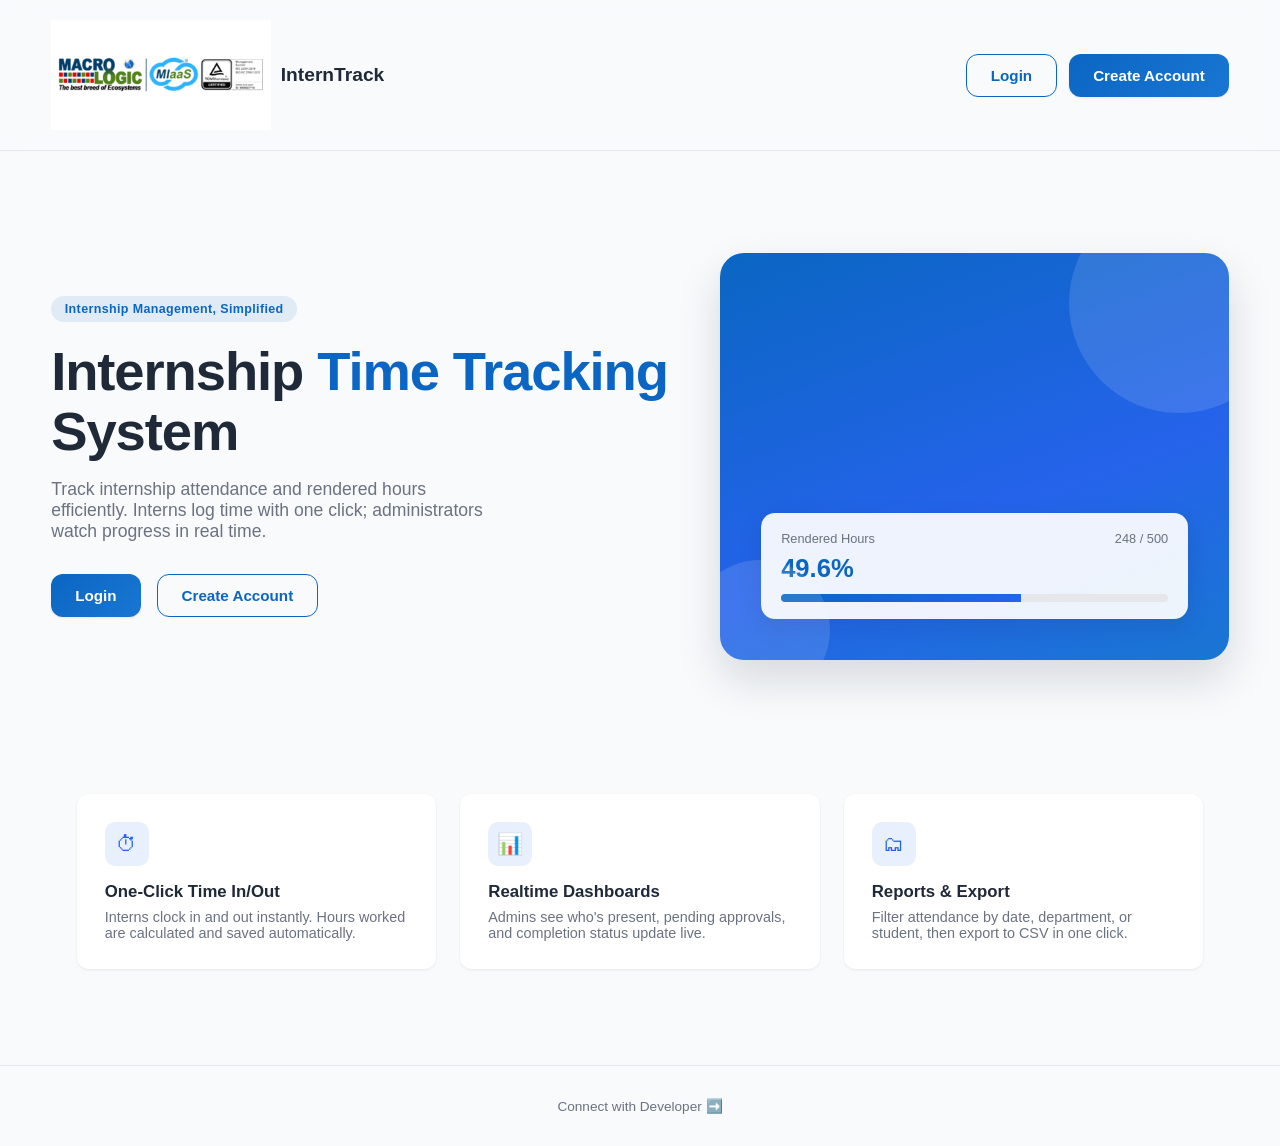
<file: index.html>
<!DOCTYPE html>
<html lang="en">
<head>
 <link rel="icon" type="image/png" href="macro.png"> 


<!-- PWA -->

<link rel="manifest" href="./manifest.json">
<meta name="theme-color" content="#0b1f3a">
<!-- <link rel="apple-touch-icon" href="./interntrack-icon-192x192.png"> -->
 <link rel="apple-touch-icon" sizes="180x180" href="./apple-touch-icon.png">



 
  
<meta charset="UTF-8" />
<meta name="viewport" content="width=device-width, initial-scale=1.0" />
<title>InternTrack — Internship Time Tracking System</title>
<link rel="stylesheet" href="style.css" />
  <style>
    #me{
      text-decoration:none;
    }
  </style>
</head>
<body>

<header class="landing-nav">
  <div class="brand">
    <img src="macro.png" alt="InternTrack Logo" class="brand-logo">
    <span>InternTrack</span>
  </div>

  <nav class="nav-actions">
    <a class="btn btn-outline" href="login.html">Login</a>
    <a class="btn btn-primary" href="register.html">Create Account</a>
  </nav>
</header>

<main>
  <section class="hero">
    <div>
      <span class="hero-eyebrow">Internship Management, Simplified</span>
      <h1>Internship <span>Time Tracking</span> System</h1>
      <p>Track internship attendance and rendered hours efficiently. Interns log time with one click; administrators watch progress in real time.</p>
      <div class="hero-actions">
        <a class="btn btn-primary" href="login.html">Login</a>
        <a class="btn btn-outline" href="register.html">Create Account</a>
      </div>
    </div>
    <div class="hero-art">
      <div class="hero-art-card">
        <div class="row"><span>Rendered Hours</span><span>248 / 500</span></div>
        <div class="big">49.6%</div>
        <div class="hero-art-bar"><div class="hero-art-bar-fill"></div></div>
      </div>
    </div>
  </section>

  <section class="features">
    <div class="feature-card">
      <div class="feature-icon">⏱</div>
      <h3>One-Click Time In/Out</h3>
      <p>Interns clock in and out instantly. Hours worked are calculated and saved automatically.</p>
    </div>
    <div class="feature-card">
      <div class="feature-icon">📊</div>
      <h3>Realtime Dashboards</h3>
      <p>Admins see who's present, pending approvals, and completion status update live.</p>
    </div>
    <div class="feature-card">
      <div class="feature-icon">🗂</div>
      <h3>Reports &amp; Export</h3>
      <p>Filter attendance by date, department, or student, then export to CSV in one click.</p>
    </div>
  </section>
</main>

<footer class="landing-footer">
<!-- &copy; <span id="year"></span>  -->
  <a id="me" href="https://vilmar-dev.github.io/Portfolio/" target="_blank">Connect with Developer ➡️</a>
</footer> 












<script>document.getElementById("year").textContent = new Date().getFullYear();</script>


<script>
  if ("serviceWorker" in navigator) {
    window.addEventListener("load", () => {
      navigator.serviceWorker
        .register("./service-worker.js")
        .then((registration) => {
          console.log("Service Worker registered:", registration.scope);
        })
        .catch((error) => {
          console.error("Service Worker registration failed:", error);
        });
    });
  }
</script>


 
</body>
</html>
</file>
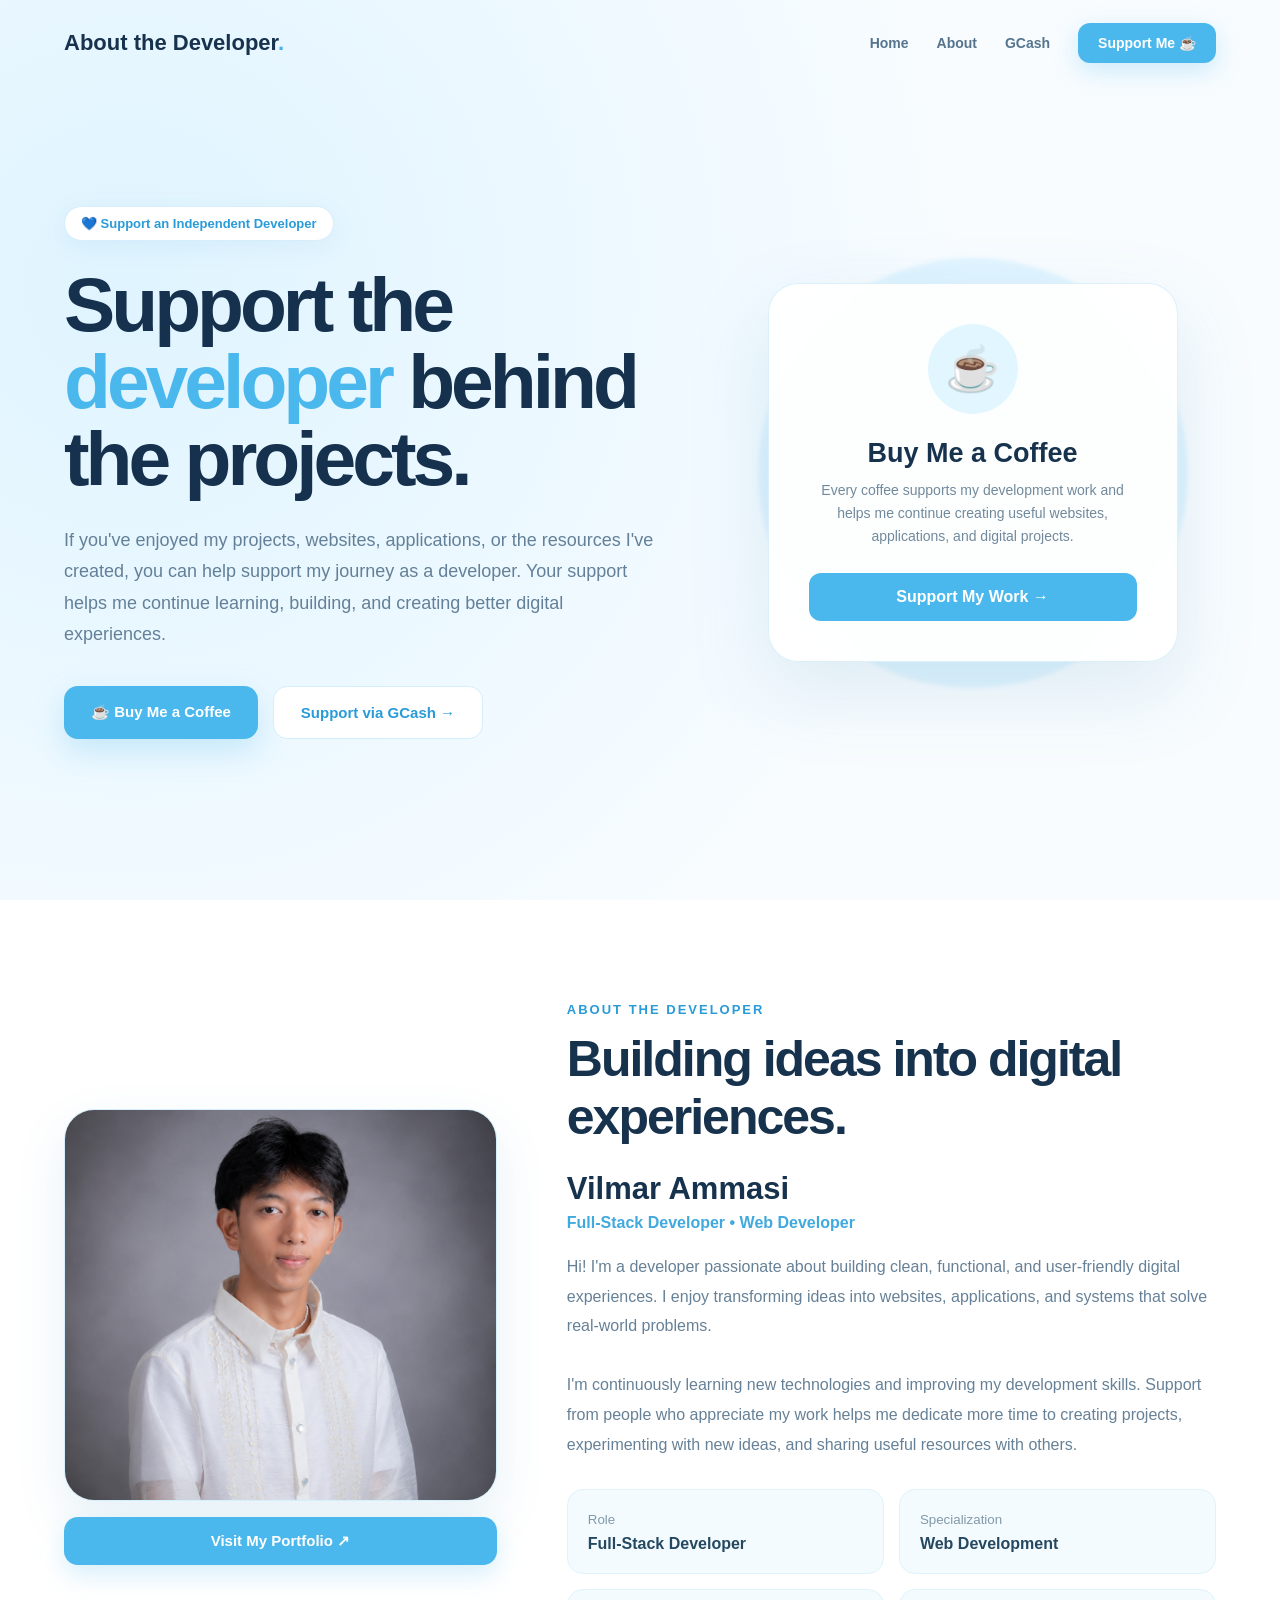
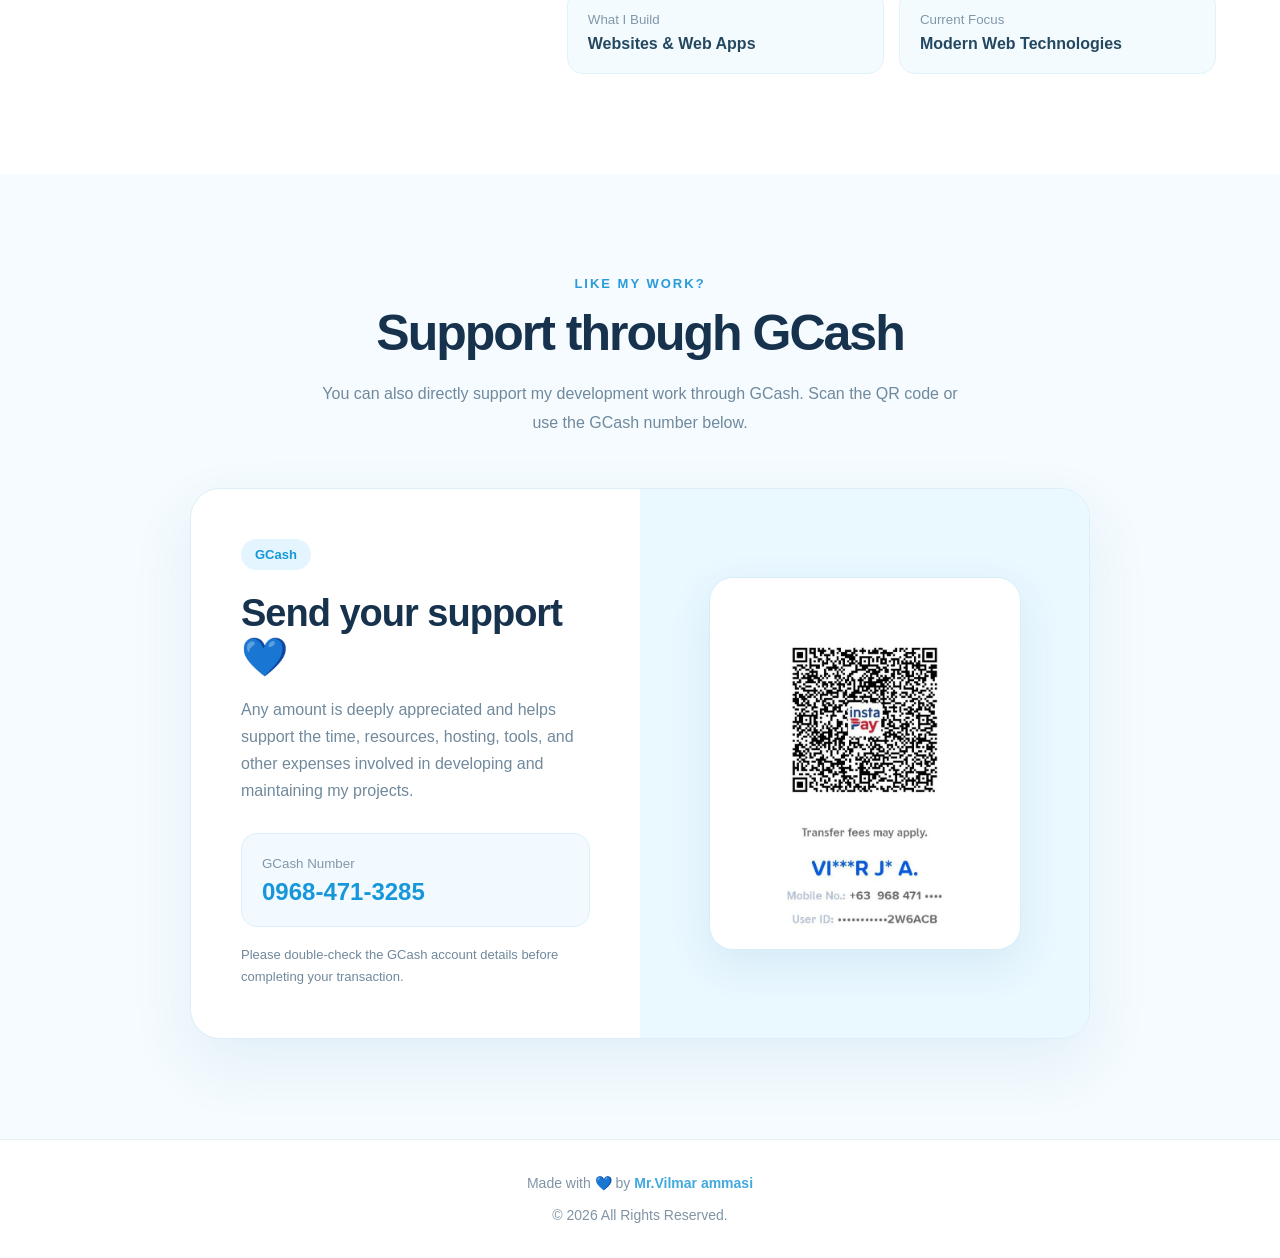
<file: butme.html>
<!DOCTYPE html>
<html lang="en">
<head>
  <meta charset="UTF-8" />
  <meta name="viewport" content="width=device-width, initial-scale=1.0" />

  <title>Support the Developer</title>

  <style>
    * {
      margin: 0;
      padding: 0;
      box-sizing: border-box;
    }

    html {
      scroll-behavior: smooth;
    }

    body {
      font-family: Arial, Helvetica, sans-serif;
      background:
        radial-gradient(circle at 10% 10%, #dff4ff 0%, transparent 30%),
        radial-gradient(circle at 90% 80%, #e5f7ff 0%, transparent 30%),
        #f8fcff;
      color: #17324d;
    }

    .container {
      width: 90%;
      max-width: 1180px;
      margin: auto;
    }

    /* =========================
       NAVBAR
    ========================== */

    nav {
      height: 85px;
      display: flex;
      justify-content: space-between;
      align-items: center;
    }

    .logo {
      text-decoration: none;
      font-size: 22px;
      font-weight: 800;
      color: #17324d;
    }

    .logo span {
      color: #46aee8;
    }

    .nav-links {
      display: flex;
      align-items: center;
      gap: 28px;
    }

    .nav-links a {
      color: #56748e;
      text-decoration: none;
      font-size: 14px;
      font-weight: 600;
      transition: 0.3s;
    }

    .nav-links a:hover {
      color: #299bd8;
    }

    .nav-btn {
      background: #4bb8ed;
      color: white !important;
      padding: 12px 20px;
      border-radius: 12px;
      box-shadow: 0 8px 25px rgba(75, 184, 237, 0.25);
      transition: 0.3s;
    }

    .nav-btn:hover {
      background: #299bd8;
      transform: translateY(-2px);
    }

    /* HAMBURGER BUTTON - HIDDEN ON DESKTOP */
    .menu-toggle {
      display: none;
      width: 44px;
      height: 44px;

      background: #ffffff;
      border: 1px solid #d6eefb;
      border-radius: 12px;

      cursor: pointer;

      align-items: center;
      justify-content: center;
      flex-direction: column;
      gap: 5px;

      box-shadow: 0 8px 20px rgba(46, 142, 194, 0.08);
    }

    .menu-toggle span {
      display: block;
      width: 21px;
      height: 2px;

      background: #299bd8;
      border-radius: 10px;

      transition: 0.3s ease;
    }

    .menu-toggle.active span:nth-child(1) {
      transform: translateY(7px) rotate(45deg);
    }

    .menu-toggle.active span:nth-child(2) {
      opacity: 0;
    }

    .menu-toggle.active span:nth-child(3) {
      transform: translateY(-7px) rotate(-45deg);
    }

    /* =========================
       HERO SECTION
    ========================== */

    .hero {
      min-height: calc(100vh - 85px);
      display: grid;
      grid-template-columns: 1.1fr 0.9fr;
      align-items: center;
      gap: 70px;
      padding: 60px 0 100px;
    }

    .badge {
      display: inline-flex;
      align-items: center;
      gap: 8px;

      background: white;
      color: #299bd8;

      border: 1px solid #d6eefb;
      padding: 9px 16px;
      border-radius: 100px;

      font-size: 13px;
      font-weight: 700;

      box-shadow: 0 6px 25px rgba(46, 142, 194, 0.08);

      margin-bottom: 25px;
    }

    .hero h1 {
      font-size: clamp(48px, 6vw, 82px);
      line-height: 1;
      letter-spacing: -4px;
      color: #15314d;
    }

    .hero h1 span {
      color: #4bb8ed;
    }

    .hero-description {
      max-width: 630px;
      margin-top: 28px;
      font-size: 18px;
      line-height: 1.75;
      color: #638098;
    }

    .buttons {
      display: flex;
      flex-wrap: wrap;
      gap: 15px;
      margin-top: 35px;
    }

    .primary-btn {
      display: inline-flex;
      align-items: center;
      gap: 10px;

      text-decoration: none;

      background: #4bb8ed;
      color: white;

      padding: 17px 27px;
      border-radius: 14px;

      font-size: 15px;
      font-weight: 700;

      box-shadow: 0 12px 30px rgba(75, 184, 237, 0.25);

      transition: 0.3s;
    }

    .primary-btn:hover {
      transform: translateY(-4px);
      background: #299bd8;
    }

    .secondary-btn {
      display: inline-flex;
      align-items: center;

      text-decoration: none;

      background: white;
      color: #299bd8;

      border: 1px solid #d5eefb;

      padding: 17px 27px;
      border-radius: 14px;

      font-size: 15px;
      font-weight: 700;

      transition: 0.3s;
    }

    .secondary-btn:hover {
      transform: translateY(-3px);
      border-color: #4bb8ed;
    }

    /* =========================
       HERO SUPPORT CARD
    ========================== */

    .support-wrapper {
      position: relative;
      display: flex;
      justify-content: center;
      align-items: center;
    }

    .circle-bg {
      position: absolute;

      width: 430px;
      height: 430px;

      background: #9cddff;

      opacity: 0.25;
      border-radius: 50%;

      filter: blur(2px);
    }

    .support-card {
      position: relative;

      width: 100%;
      max-width: 410px;

      background: rgba(255, 255, 255, 0.93);

      border: 1px solid rgba(216, 239, 251, 0.9);

      border-radius: 30px;

      padding: 40px;

      box-shadow: 0 30px 80px rgba(71, 139, 177, 0.15);

      backdrop-filter: blur(15px);
    }

    .coffee-icon {
      width: 90px;
      height: 90px;

      margin: auto auto 24px;

      display: flex;
      align-items: center;
      justify-content: center;

      background: #e2f6ff;

      border-radius: 50%;

      font-size: 44px;
    }

    .support-card h2 {
      text-align: center;
      color: #17324d;
      font-size: 27px;
    }

    .support-card p {
      text-align: center;
      color: #71899c;
      line-height: 1.65;
      margin-top: 10px;
      font-size: 14px;
    }

    .support-btn {
      display: block;

      margin-top: 25px;

      text-align: center;

      background: #4bb8ed;
      color: white;

      padding: 15px;

      border-radius: 12px;

      text-decoration: none;
      font-weight: 700;

      transition: 0.3s;
    }

    .support-btn:hover {
      background: #299bd8;
      transform: translateY(-2px);
    }

    /* =========================
       GENERAL SECTIONS
    ========================== */

    section.content-section {
      padding: 100px 0;
    }

    .section-badge {
      color: #299bd8;
      font-size: 13px;
      font-weight: 700;
      text-transform: uppercase;
      letter-spacing: 2px;
    }

    .section-title {
      font-size: clamp(34px, 5vw, 50px);
      color: #17324d;
      margin-top: 12px;
      letter-spacing: -2px;
    }

    .section-description {
      color: #6f899d;
      max-width: 650px;
      line-height: 1.8;
      margin-top: 18px;
    }

    /* =========================
       ABOUT DEVELOPER
    ========================== */

    .about {
      background: white;
    }

    .developer-grid {
      display: grid;
      grid-template-columns: 0.8fr 1.2fr;
      gap: 70px;
      align-items: center;
    }

    .developer-photo {
      width: 100%;
      min-height: 390px;

      background: #eaf8ff;

      border-radius: 30px;

      overflow: hidden;

      border: 1px solid #d4effd;

      box-shadow: 0 20px 50px rgba(53, 139, 184, 0.12);
    }

    /*
      YOUR DEVELOPER IMAGE
    */

    .developer-img {
      width: 100%;
      height: 390px;
      object-fit: cover;
      display: block;
    }

    /* VISIT PORTFOLIO BUTTON */
    .portfolio-btn {
      display: flex;
      align-items: center;
      justify-content: center;
      gap: 8px;

      width: 100%;
      margin-top: 16px;
      padding: 15px 20px;

      background: #4bb8ed;
      color: #ffffff;

      text-decoration: none;
      font-size: 15px;
      font-weight: 700;

      border-radius: 14px;

      box-shadow: 0 10px 25px rgba(75, 184, 237, 0.22);

      transition: 0.3s ease;
    }

    .portfolio-btn:hover {
      background: #299bd8;
      transform: translateY(-2px);
    }

    .developer-name {
      font-size: 31px;
      margin-top: 25px;
      color: #17324d;
    }

    .developer-role {
      color: #40a9dd;
      font-weight: 700;
      margin-top: 7px;
    }

    .developer-bio {
      color: #668197;
      line-height: 1.85;
      margin-top: 20px;
    }

    .developer-info {
      display: grid;
      grid-template-columns: repeat(2, 1fr);
      gap: 15px;
      margin-top: 30px;
    }

    .info-box {
      background: #f4fbff;

      border: 1px solid #e0f3fc;

      padding: 20px;

      border-radius: 16px;
    }

    .info-box small {
      color: #8198a8;
    }

    .info-box strong {
      display: block;
      color: #254861;
      margin-top: 7px;
    }

    /* =========================
       GCASH SECTION
    ========================== */

    .gcash-section {
      background: #f5fbff;
    }

    .gcash-header {
      text-align: center;
      margin-bottom: 50px;
    }

    .gcash-header .section-description {
      margin-left: auto;
      margin-right: auto;
    }

    .gcash-wrapper {
      max-width: 900px;
      margin: auto;

      display: grid;
      grid-template-columns: 1fr 1fr;

      background: white;

      border: 1px solid #dceff9;

      border-radius: 30px;

      overflow: hidden;

      box-shadow: 0 25px 60px rgba(63, 135, 174, 0.1);
    }

    .gcash-info {
      padding: 50px;
    }

    .gcash-logo-text {
      display: inline-block;

      background: #e5f5ff;

      color: #1697da;

      padding: 8px 14px;

      border-radius: 100px;

      font-size: 13px;
      font-weight: 700;

      margin-bottom: 22px;
    }

    .gcash-info h2 {
      font-size: 38px;
      color: #17324d;
      letter-spacing: -1px;
    }

    .gcash-info p {
      color: #70899c;

      line-height: 1.7;

      margin-top: 17px;
    }

    .gcash-number-box {
      background: #f3faff;

      border: 1px solid #dcf1fc;

      margin-top: 28px;

      padding: 20px;

      border-radius: 16px;
    }

    .gcash-number-box small {
      color: #8197a8;
    }

    .gcash-number {
      display: block;

      font-size: 24px;
      font-weight: 800;

      color: #1697da;

      margin-top: 6px;
    }

    .gcash-note {
      font-size: 13px;
      margin-top: 20px;
    }

    /* =========================
       GCASH QR IMAGE
    ========================== */

    .qr-wrapper {
      background: #eaf8ff;

      padding: 45px;

      display: flex;
      align-items: center;
      justify-content: center;
    }

    .gcash-qr-container {
      background: white;

      padding: 15px;

      border-radius: 24px;

      border: 1px solid #d7eef9;

      box-shadow: 0 15px 40px rgba(67, 139, 177, 0.12);
    }

    /*
      YOUR GCASH QR IMAGE
    */

    .gcash-qr-img {
      width: 280px;
      max-width: 100%;
      height: auto;

      object-fit: contain;

      display: block;

      border-radius: 16px;
    }

    /* =========================
       FOOTER
    ========================== */

    footer {
      text-align: center;

      padding: 35px 20px;

      color: #8094a5;

      background: white;

      border-top: 1px solid #e6f1f6;

      font-size: 14px;
    }

    footer strong {
      color: #40a9dd;
    }

    /* =========================
       RESPONSIVE
    ========================== */

    @media (max-width: 900px) {

      .hero,
      .developer-grid,
      .gcash-wrapper {
        grid-template-columns: 1fr;
      }

      .hero {
        text-align: center;
        gap: 60px;
      }

      .hero-description {
        margin-left: auto;
        margin-right: auto;
      }

      .buttons {
        justify-content: center;
      }

      .developer-grid {
        gap: 40px;
      }

      .gcash-info {
        text-align: center;
      }

      .gcash-number-box {
        text-align: center;
      }
    }

    @media (max-width: 650px) {

      nav {
        height: 70px;
        position: relative;
      }

      .menu-toggle {
        display: flex;
      }

      .nav-links {
        position: absolute;
        top: 68px;
        left: 0;
        right: 0;
        z-index: 1000;

        display: none;
        flex-direction: column;
        align-items: stretch;
        gap: 8px;

        padding: 14px;

        background: rgba(255, 255, 255, 0.98);
        border: 1px solid #dceff9;
        border-radius: 16px;

        box-shadow: 0 18px 45px rgba(41, 155, 216, 0.14);
        backdrop-filter: blur(12px);
      }

      .nav-links.active {
        display: flex;
      }

      .nav-links a {
        display: block;
        width: 100%;
        padding: 13px 14px;
        border-radius: 10px;
      }

      .nav-links a:hover {
        background: #f1faff;
      }

      .nav-btn {
        padding: 13px 14px;
        text-align: center;
      }

      .hero {
        padding-top: 40px;
      }

      .hero h1 {
        letter-spacing: -2px;
      }

      .support-card {
        padding: 30px 22px;
      }

      .circle-bg {
        width: 300px;
        height: 300px;
      }

      section.content-section {
        padding: 70px 0;
      }

      .developer-info {
        grid-template-columns: 1fr;
      }

      .developer-photo {
        min-height: 290px;
      }

      .developer-img {
        height: 320px;
      }

      .gcash-info {
        padding: 35px 25px;
      }

      .qr-wrapper {
        padding: 35px 20px;
      }

      .gcash-qr-img {
        width: 240px;
      }
    }
  </style>
</head>

<body>

  <!-- =========================
       NAVBAR
  ========================== -->

  <div class="container">

    <nav>

      <a href="#" class="logo">
        About the Developer<span>.</span>
      </a>

      <div class="nav-links" id="navLinks">


         <a href="https://mdti-internlog.github.io/macrologic/intern.html">
          Home
        </a>

        <a href="#about">
          About
        </a>

        <a href="#gcash">
          GCash
        </a>

        <a
          href="#gcash"
          target="_blank"
          class="nav-btn"
        >
          Support Me ☕
        </a>

      </div>

      <!-- MOBILE HAMBURGER BUTTON -->
      <button
        class="menu-toggle"
        id="menuToggle"
        type="button"
        aria-label="Open navigation menu"
        aria-expanded="false"
        aria-controls="navLinks"
      >
        <span></span>
        <span></span>
        <span></span>
      </button>

    </nav>

  </div>


  <!-- =========================
       HERO
  ========================== -->

  <div class="container">

    <main class="hero">

      <div>

        <div class="badge">
          💙 Support an Independent Developer
        </div>

        <h1>
          Support the
          <span>developer</span>
          behind the projects.
        </h1>

        <p class="hero-description">
          If you've enjoyed my projects, websites, applications,
          or the resources I've created, you can help support my
          journey as a developer. Your support helps me continue
          learning, building, and creating better digital experiences.
        </p>

        <div class="buttons">

          <a
            href="#gcash"
            target="_blank"
            class="primary-btn"
          >
            ☕ Buy Me a Coffee
          </a>

          <a
            href="#gcash"
            class="secondary-btn"
          >
            Support via GCash →
          </a>

        </div>

      </div>


      <!-- SUPPORT CARD -->

      <div class="support-wrapper">

        <div class="circle-bg"></div>

        <div class="support-card">

          <div class="coffee-icon">
            ☕
          </div>

          <h2>
            Buy Me a Coffee
          </h2>

          <p>
            Every coffee supports my development work and helps
            me continue creating useful websites, applications,
            and digital projects.
          </p>

          <a
            href="#gcash"
            target="_blank"
            class="support-btn"
          >
            Support My Work →
          </a>

        </div>

      </div>

    </main>

  </div>


  <!-- =========================
       ABOUT THE DEVELOPER
  ========================== -->

  <section
    class="content-section about"
    id="about"
  >

    <div class="container">

      <div class="developer-grid">


        <!-- =====================
             YOUR PHOTO HERE

             Change:
             images/my-photo.jpg

             Example:
             images/vilmar.jpg
        ====================== -->

        <div>

          <div class="developer-photo">

            <img
              src="formalmaayos.png"
              alt="Developer Photo"
              class="developer-img"
            >

          </div>

          <!--
            VISIT MY PORTFOLIO
            Put your portfolio URL inside href="" later.
            Example: href="https://yourportfolio.com"
          -->
          <a
            href="https://vilmar-dev.vercel.app/"
            class="portfolio-btn"
            target="_blank"
          >
            Visit My Portfolio ↗
          </a>

        </div>


        <!-- DEVELOPER INFORMATION -->

        <div>

          <span class="section-badge">
            About the Developer
          </span>

          <h2 class="section-title">
            Building ideas into digital experiences.
          </h2>

          <!-- CHANGE YOUR NAME HERE -->

          <h3 class="developer-name">
            Vilmar Ammasi
          </h3>

          <p class="developer-role">
            Full-Stack Developer • Web Developer
          </p>

          <p class="developer-bio">
            Hi! I'm a developer passionate about building clean,
            functional, and user-friendly digital experiences.
            I enjoy transforming ideas into websites, applications,
            and systems that solve real-world problems.

            <br><br>

            I'm continuously learning new technologies and improving
            my development skills. Support from people who appreciate
            my work helps me dedicate more time to creating projects,
            experimenting with new ideas, and sharing useful resources
            with others.
          </p>


          <div class="developer-info">

            <div class="info-box">

              <small>
                Role
              </small>

              <strong>
                Full-Stack Developer
              </strong>

            </div>


            <div class="info-box">

              <small>
                Specialization
              </small>

              <strong>
                Web Development
              </strong>

            </div>


            <div class="info-box">

              <small>
                What I Build
              </small>

              <strong>
                Websites & Web Apps
              </strong>

            </div>


            <div class="info-box">

              <small>
                Current Focus
              </small>

              <strong>
                Modern Web Technologies
              </strong>

            </div>

          </div>

        </div>

      </div>

    </div>

  </section>


  <!-- =========================
       GCASH SECTION
  ========================== -->

  <section
    class="content-section gcash-section"
    id="gcash"
  >

    <div class="container">

      <div class="gcash-header">

        <span class="section-badge">
     Like my work?
        </span>

        <h2 class="section-title">
          Support through GCash
        </h2>

        <p class="section-description">
          You can also directly support my development work through
          GCash. Scan the QR code or use the GCash number below.
        </p>

      </div>


      <div class="gcash-wrapper">


        <!-- GCASH INFORMATION -->

        <div class="gcash-info">

          <span class="gcash-logo-text">
            GCash
          </span>

          <h2>
            Send your support 💙
          </h2>

          <p>
            Any amount is deeply appreciated and helps support
            the time, resources, hosting, tools, and other expenses
            involved in developing and maintaining my projects.
          </p>


          <!-- =====================
               YOUR GCASH NUMBER HERE
          ====================== -->

          <div class="gcash-number-box">

            <small>
              GCash Number
            </small>

            <span class="gcash-number">
              0968-471-3285
            </span>

          </div>


          <p class="gcash-note">
            Please double-check the GCash account details before
            completing your transaction.
          </p>

        </div>


        <!-- =====================
             YOUR GCASH QR IMAGE

             Change:
             images/gcash-qr.jpg

             Example:
             images/my-gcash.png
        ====================== -->

        <div class="qr-wrapper">

          <div class="gcash-qr-container">

            <img
              src="gshock.jpg"
              alt="GCash QR Code"
              class="gcash-qr-img"
            >

          </div>

        </div>

      </div>

    </div>

  </section>


  <!-- =========================
       FOOTER
  ========================== -->

  <footer>

    Made with 💙 by
    <strong>Mr.Vilmar ammasi</strong>

    <br><br>

    © 2026 All Rights Reserved.

  </footer>


  <!-- =========================
       MOBILE NAVIGATION SCRIPT
  ========================== -->

  <script>
    const menuToggle = document.getElementById("menuToggle");
    const navLinks = document.getElementById("navLinks");

    menuToggle.addEventListener("click", function () {
      const isOpen = navLinks.classList.toggle("active");

      menuToggle.classList.toggle("active", isOpen);
      menuToggle.setAttribute("aria-expanded", isOpen);
    });

    /* Close menu after selecting a navigation link */
    navLinks.querySelectorAll("a").forEach(function (link) {
      link.addEventListener("click", function () {
        navLinks.classList.remove("active");
        menuToggle.classList.remove("active");
        menuToggle.setAttribute("aria-expanded", "false");
      });
    });

    /* Close mobile menu when resizing back to desktop */
    window.addEventListener("resize", function () {
      if (window.innerWidth > 650) {
        navLinks.classList.remove("active");
        menuToggle.classList.remove("active");
        menuToggle.setAttribute("aria-expanded", "false");
      }
    });
  </script>

</body>
</html>
</file>
<file: style.css>
:root {
  --color-primary: #0A66C2;
  --color-secondary: #1976D2;
  --color-accent: #2563EB;
  --color-bg: #F8FAFC;
  --color-card: #FFFFFF;
  --color-text: #1F2937;
  --color-text-muted: #6B7280;
  --color-border: #E5E7EB;
  --color-success: #16A34A;
  --color-error: #DC2626;
  --color-warning: #D97706;

  --radius: 12px;
  --shadow-sm: 0 1px 3px rgba(15, 23, 42, 0.08);
  --shadow-md: 0 8px 24px rgba(15, 23, 42, 0.10);
  --shadow-lg: 0 20px 45px rgba(15, 23, 42, 0.14);

  --font-sans: "Inter", -apple-system, BlinkMacSystemFont, "Segoe UI", Roboto, sans-serif;
  --transition: 180ms cubic-bezier(0.4, 0, 0.2, 1);
}

[data-theme="dark"] {
  --color-bg: #0F172A;
  --color-card: #1E293B;
  --color-text: #F1F5F9;
  --color-text-muted: #94A3B8;
  --color-border: #334155;
  --shadow-sm: 0 1px 3px rgba(0, 0, 0, 0.3);
  --shadow-md: 0 8px 24px rgba(0, 0, 0, 0.35);
  --shadow-lg: 0 20px 45px rgba(0, 0, 0, 0.45);
}

* { box-sizing: border-box; }

html, body {
  margin: 0;
  padding: 0;
}

body {
  font-family: var(--font-sans);
  background: var(--color-bg);
  color: var(--color-text);
  -webkit-font-smoothing: antialiased;
  transition: background var(--transition), color var(--transition);
  overflow-x: hidden;
}

a { color: inherit; text-decoration: none; }
img { max-width: 100%; display: block; boarder-radius:10px; }
button { font-family: inherit; cursor: pointer; }

.hidden { display: none !important; }
.muted { color: var(--color-text-muted); font-size: 0.85em; }

/* ---------- Buttons ---------- */
.btn {
  display: inline-flex;
  align-items: center;
  justify-content: center;
  gap: 0.5rem;
  padding: 0.75rem 1.5rem;
  border-radius: var(--radius);
  border: none;
  font-weight: 600;
  font-size: 0.95rem;
  transition: transform var(--transition), box-shadow var(--transition), background var(--transition);
}
.btn:active { transform: translateY(1px); }
.btn:disabled { opacity: 0.5; cursor: not-allowed; transform: none; }

.btn-primary {
  background: linear-gradient(135deg, var(--color-primary), var(--color-secondary));
  color: #fff;
  box-shadow: var(--shadow-sm);
}
.btn-primary:hover:not(:disabled) { box-shadow: var(--shadow-md); }

.btn-outline {
  background: transparent;
  color: var(--color-primary);
  border: 1.5px solid var(--color-primary);
}
.btn-outline:hover:not(:disabled) { background: rgba(10, 102, 194, 0.08); }

.btn-danger-solid {
  background: var(--color-error);
  color: #fff;
}

.btn-block { width: 100%; }

.btn-small {
  padding: 0.4rem 0.9rem;
  border-radius: 8px;
  border: none;
  font-size: 0.8rem;
  font-weight: 600;
}
.btn-approve { background: rgba(22, 163, 74, 0.12); color: var(--color-success); }
.btn-approve:hover { background: var(--color-success); color: #fff; }
.btn-reject { background: rgba(217, 119, 6, 0.12); color: var(--color-warning); }
.btn-reject:hover { background: var(--color-warning); color: #fff; }
.btn-danger { color: var(--color-error); }
.btn-danger:hover { background: rgba(220, 38, 38, 0.12); }

.btn-icon {
  background: transparent;
  border: 1px solid var(--color-border);
  border-radius: 8px;
  width: 32px;
  height: 32px;
  display: inline-flex;
  align-items: center;
  justify-content: center;
  font-size: 0.9rem;
  transition: background var(--transition);
}
.btn-icon:hover { background: var(--color-bg); }

/* ---------- Forms ---------- */
.field {
  margin-bottom: 1.1rem;
  display: flex;
  flex-direction: column;
  gap: 0.4rem;
}
.field label {
  font-size: 0.85rem;
  font-weight: 600;
  color: var(--color-text-muted);
}
.field input,
.field select {
  width: 100%;
  min-width: 0;
  padding: 0.75rem 0.9rem;
  border-radius: 10px;
  border: 1.5px solid var(--color-border);
  background: var(--color-card);
  color: var(--color-text);
  font-size: 0.95rem;
  transition: border-color var(--transition), box-shadow var(--transition);
}
.field input:focus,
.field select:focus {
  outline: none;
  border-color: var(--color-accent);
  box-shadow: 0 0 0 3px rgba(37, 99, 235, 0.15);
}

.field-row {
  display: grid;
  grid-template-columns: 1fr 1fr;
  gap: 1rem;
}
@media (max-width: 560px) {
  .field-row { grid-template-columns: 1fr; }
}

.radio-group {
  display: flex;
  gap: 1.25rem;
  margin-bottom: 1.25rem;
}
.radio-option {
  display: flex;
  align-items: center;
  gap: 0.5rem;
  font-weight: 600;
  font-size: 0.9rem;
  cursor: pointer;
}
.radio-option input { accent-color: var(--color-primary); width: 16px; height: 16px; }

/* ---------- Cards ---------- */
.card {
  background: var(--color-card);
  border-radius: var(--radius);
  box-shadow: var(--shadow-sm);
  padding: 1.5rem;
}

.glass {
  background: rgba(255, 255, 255, 0.65);
  backdrop-filter: blur(16px);
  -webkit-backdrop-filter: blur(16px);
  border: 1px solid rgba(255, 255, 255, 0.4);
}
[data-theme="dark"] .glass {
  background: rgba(30, 41, 59, 0.55);
  border: 1px solid rgba(148, 163, 184, 0.15);
}

/* ---------- Toasts ---------- */
#toast-container {
  position: fixed;
  top: 1.25rem;
  right: 1.25rem;
  z-index: 2000;
  display: flex;
  flex-direction: column;
  gap: 0.6rem;
}
.toast {
  display: flex;
  align-items: center;
  gap: 0.6rem;
  padding: 0.9rem 1.1rem;
  border-radius: 10px;
  background: var(--color-card);
  color: var(--color-text);
  box-shadow: var(--shadow-lg);
  border-left: 4px solid var(--color-accent);
  opacity: 0;
  transform: translateX(20px);
  transition: opacity 250ms ease, transform 250ms ease;
  min-width: 260px;
  max-width: 340px;
}
.toast-show { opacity: 1; transform: translateX(0); }
.toast-success { border-left-color: var(--color-success); }
.toast-error { border-left-color: var(--color-error); }
.toast-icon { font-weight: 700; }
.toast-success .toast-icon { color: var(--color-success); }
.toast-error .toast-icon { color: var(--color-error); }
.toast-message { font-size: 0.88rem; }

/* ---------- Spinner ---------- */
.spinner-overlay {
  position: fixed;
  inset: 0;
  background: rgba(248, 250, 252, 0.7);
  display: none;
  align-items: center;
  justify-content: center;
  z-index: 3000;
  backdrop-filter: blur(3px);
}
[data-theme="dark"] .spinner-overlay { background: rgba(15, 23, 42, 0.7); }
.spinner-overlay.spinner-visible { display: flex; }
.spinner {
  width: 42px;
  height: 42px;
  border-radius: 50%;
  border: 4px solid var(--color-border);
  border-top-color: var(--color-primary);
  animation: spin 0.8s linear infinite;
}
@keyframes spin { to { transform: rotate(360deg); } }

/* ---------- Status badges ---------- */
.status-badge {
  display: inline-block;
  padding: 0.25rem 0.7rem;
  border-radius: 999px;
  font-size: 0.75rem;
  font-weight: 700;
}
.status-pending { background: rgba(217, 119, 6, 0.12); color: var(--color-warning); }
.status-active { background: rgba(37, 99, 235, 0.12); color: var(--color-accent); }
.status-complete { background: rgba(22, 163, 74, 0.12); color: var(--color-success); }

/* ---------- Theme toggle switch ---------- */
.theme-toggle {
  display: inline-flex;
  align-items: center;
  justify-content: center;
  width: 40px;
  height: 40px;
  border-radius: 50%;
  border: 1px solid var(--color-border);
  background: var(--color-card);
  font-size: 1.1rem;
  transition: transform var(--transition);
}
.theme-toggle:hover { transform: rotate(20deg); }

/* ============================================================
   Landing page
   ============================================================ */
.landing-nav {
  display: flex;
  align-items: center;
  justify-content: space-between;
  gap: 1rem;
  flex-wrap: wrap;
  padding: 1.25rem clamp(1rem, 4vw, 6vw);
  position: sticky;
  top: 0;
  z-index: 100;
  background: rgba(248, 250, 252, 0.85);
  backdrop-filter: blur(10px);
  border-bottom: 1px solid var(--color-border);
}
[data-theme="dark"] .landing-nav { background: rgba(15, 23, 42, 0.85); }

.brand {
  display: flex;
  align-items: center;
  gap: 0.6rem;
  font-weight: 800;
  font-size: 1.2rem;
}
.brand-logo {
    width: clamp(120px, 18vw, 220px);
    height: auto;
    object-fit: contain;
    display: block;
    background: transparent;
    border-radius: 0;
    max-width: 100%;
}
.nav-actions { display: flex; gap: 0.75rem; flex-wrap: wrap; }

.hero {
  padding: clamp(2.5rem, 8vw, 7rem) clamp(1rem, 4vw, 6vw);
  display: grid;
  grid-template-columns: 1.1fr 0.9fr;
  align-items: center;
  gap: 3rem;
  max-width: 1280px;
  margin: 0 auto;
}
@media (max-width: 900px) {
  .hero { grid-template-columns: 1fr; text-align: center; gap: 2rem; }
  .hero-actions { justify-content: center; }
  .hero p { margin-left: auto; margin-right: auto; }
}

@media (max-width: 640px) {
  .landing-nav { justify-content: center; }
  .nav-actions { width: 100%; justify-content: center; }
  .hero { padding: 2.25rem 1rem 3rem; }
  .hero-actions { flex-direction: column; align-items: stretch; }
  .hero-actions .btn { width: 100%; }
  .features { padding: 1.25rem 1rem 3rem; }
  .feature-card { padding: 1.25rem; }
}

@media (max-width: 480px) {
  .landing-nav { padding: 1rem; }
  .hero h1 { font-size: clamp(1.9rem, 8vw, 2.6rem); }
  .hero p { font-size: 1rem; }
  .hero-art { min-height: 260px; }
  .hero-art-card { padding: 1rem; }
}

.hero-eyebrow {
  display: inline-block;
  padding: 0.35rem 0.85rem;
  border-radius: 999px;
  background: rgba(10, 102, 194, 0.1);
  color: var(--color-primary);
  font-weight: 700;
  font-size: 0.78rem;
  letter-spacing: 0.03em;
  margin-bottom: 1.25rem;
}

.hero h1 {
  font-size: clamp(2.2rem, 5vw, 3.4rem);
  line-height: 1.1;
  margin: 0 0 1.1rem;
  font-weight: 800;
  letter-spacing: -0.02em;
}
.hero h1 span { color: var(--color-primary); }

.hero p {
  font-size: 1.1rem;
  color: var(--color-text-muted);
  max-width: 46ch;
  margin: 0 0 2rem;
}
@media (max-width: 900px) { .hero p { margin-left: auto; margin-right: auto; } }

.hero-actions { display: flex; gap: 1rem; flex-wrap: wrap; }

.hero-art {
  aspect-ratio: 4 / 3.2;
  border-radius: 24px;
  background: linear-gradient(160deg, var(--color-primary), var(--color-accent) 60%, var(--color-secondary));
  position: relative;
  box-shadow: var(--shadow-lg);
  overflow: hidden;
}
.hero-art::before,
.hero-art::after {
  content: "";
  position: absolute;
  border-radius: 50%;
  background: rgba(255, 255, 255, 0.12);
}
.hero-art::before { width: 220px; height: 220px; top: -60px; right: -60px; }
.hero-art::after { width: 140px; height: 140px; bottom: -40px; left: -30px; }
.hero-art-card {
  position: absolute;
  left: 8%;
  bottom: 10%;
  right: 8%;
  background: rgba(255, 255, 255, 0.92);
  border-radius: 14px;
  padding: 1.1rem 1.25rem;
  box-shadow: var(--shadow-md);
  color: #1F2937;
}
.hero-art-card .row { display: flex; justify-content: space-between; font-size: 0.8rem; margin-bottom: 0.5rem; color: #6B7280;}
.hero-art-card .big { font-size: 1.6rem; font-weight: 800; color: var(--color-primary); }
.hero-art-bar {
  height: 8px;
  border-radius: 999px;
  background: #E5E7EB;
  margin-top: 0.7rem;
  overflow: hidden;
}
.hero-art-bar-fill { height: 100%; width: 62%; background: linear-gradient(90deg, var(--color-primary), var(--color-accent)); }

.features {
  max-width: 1280px;
  margin: 0 auto;
  padding: 2rem 6vw 6rem;
  display: grid;
  grid-template-columns: repeat(3, 1fr);
  gap: 1.5rem;
}
@media (max-width: 800px) { .features { grid-template-columns: 1fr; } }
.feature-card {
  background: var(--color-card);
  border-radius: var(--radius);
  padding: 1.75rem;
  box-shadow: var(--shadow-sm);
  transition: transform var(--transition), box-shadow var(--transition);
}
.feature-card:hover { transform: translateY(-4px); box-shadow: var(--shadow-md); }
.feature-icon {
  width: 44px;
  height: 44px;
  border-radius: 10px;
  background: rgba(37, 99, 235, 0.1);
  color: var(--color-accent);
  display: flex;
  align-items: center;
  justify-content: center;
  font-size: 1.3rem;
  margin-bottom: 1rem;
}
.feature-card h3 { margin: 0 0 0.4rem; font-size: 1.05rem; }
.feature-card p { margin: 0; color: var(--color-text-muted); font-size: 0.9rem; }

.landing-footer {
  border-top: 1px solid var(--color-border);
  padding: 2rem 6vw;
  text-align: center;
  color: var(--color-text-muted);
  font-size: 0.85rem;
}

/* ============================================================
   Auth pages (login / register / pending)
   ============================================================ */
.auth-page {
  min-height: 100vh;
  display: flex;
  align-items: center;
  justify-content: center;
  padding: 2rem 1.25rem;
}

@media (max-width: 560px) {
  .auth-page { padding: 1rem; }
  .auth-card { padding: 1.4rem 1rem; }
  .auth-shell { max-width: 100%; }
}
.auth-shell {
  width: 100%;
  max-width: 460px;
}
.auth-shell.wide { max-width: 640px; }

.auth-back {
  display: inline-flex;
  align-items: center;
  gap: 0.4rem;
  color: var(--color-text-muted);
  font-size: 0.85rem;
  font-weight: 600;
  margin-bottom: 1.25rem;
}
.auth-back:hover { color: var(--color-primary); }

.auth-card {
  background: var(--color-card);
  border-radius: 18px;
  box-shadow: var(--shadow-lg);
  padding: 2.25rem 2rem;
}

.auth-header { text-align: center; margin-bottom: 1.75rem; }
.auth-header h1 { font-size: 1.5rem; margin: 0.75rem 0 0.3rem; font-weight: 800; }
.auth-header p { margin: 0; color: var(--color-text-muted); font-size: 0.9rem; }

.auth-footer-link {
  text-align: center;
  margin-top: 1.5rem;
  font-size: 0.88rem;
  color: var(--color-text-muted);
}
.auth-footer-link a { color: var(--color-primary); font-weight: 700; }

.forgot-link {
  text-align: right;
  font-size: 0.82rem;
  color: var(--color-primary);
  font-weight: 600;
  margin: -0.5rem 0 1.25rem;
  display: block;
}

.pending-icon {
  width: 72px;
  height: 72px;
  border-radius: 50%;
  background: rgba(217, 119, 6, 0.12);
  color: var(--color-warning);
  display: flex;
  align-items: center;
  justify-content: center;
  font-size: 2rem;
  margin: 0 auto 1.25rem;
}
</file>
